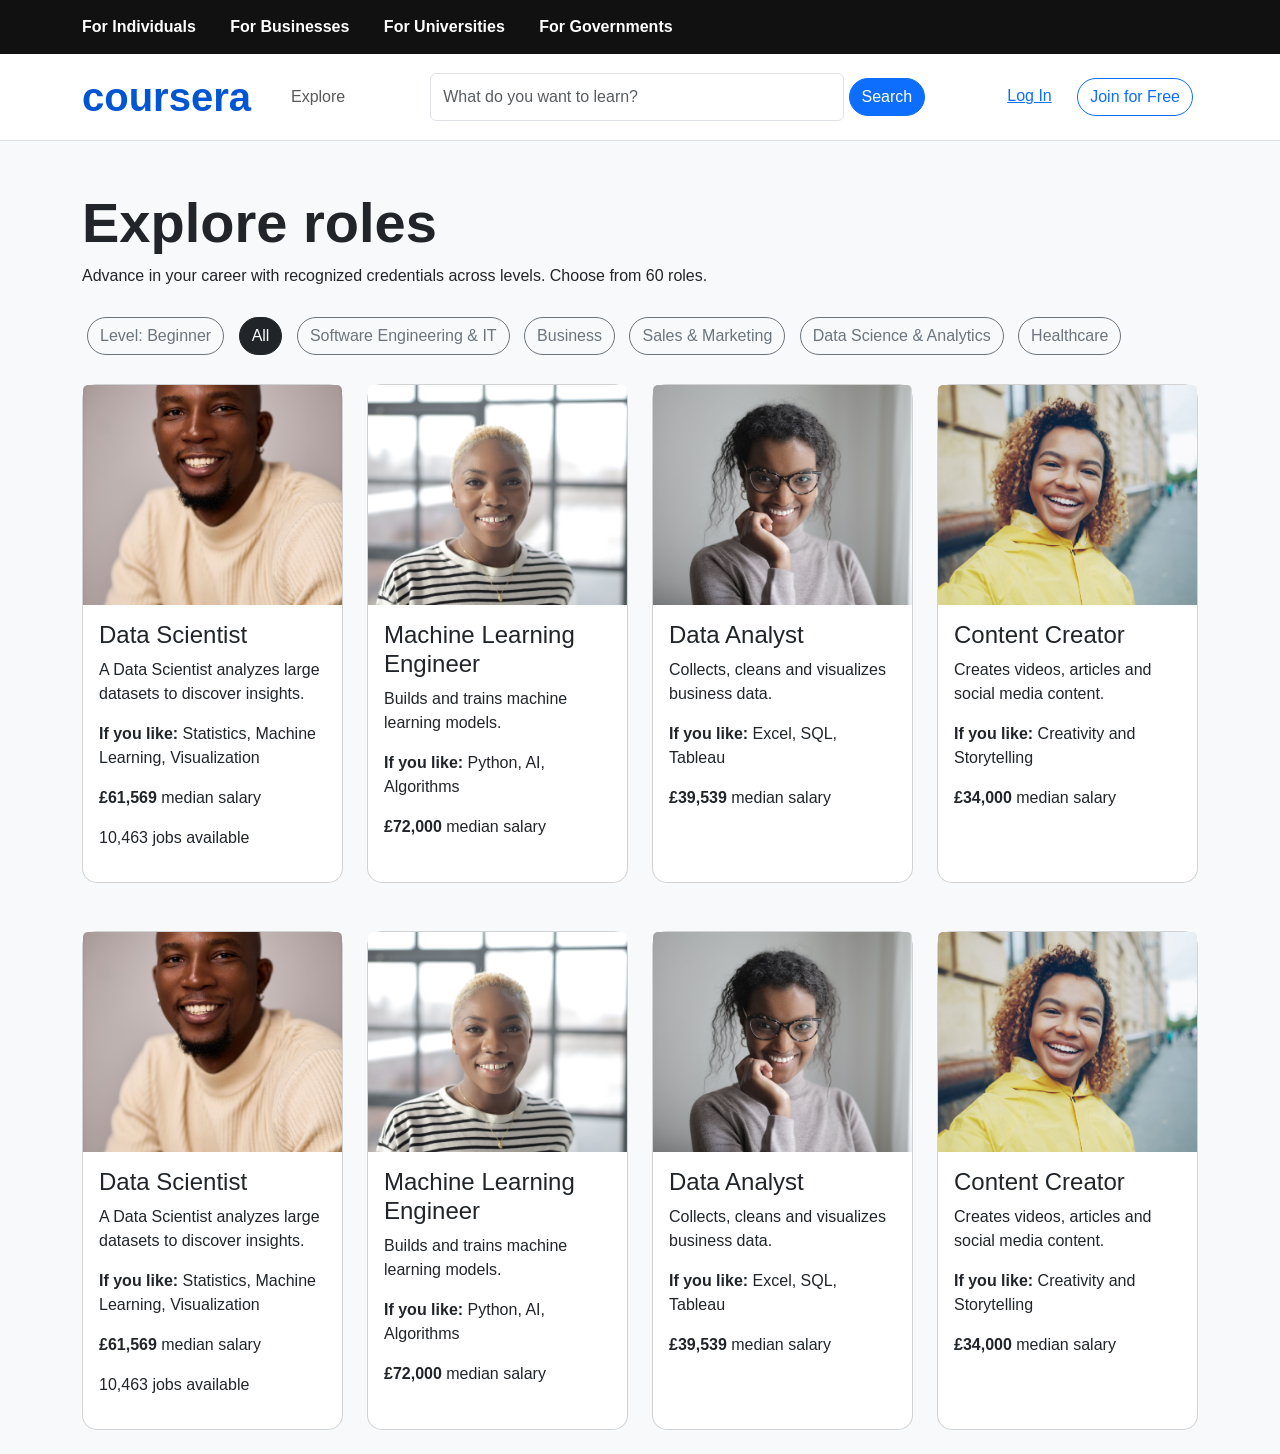
<file: practice/index.html>
<!DOCTYPE html>
<html lang="en">
<head>
    <meta charset="UTF-8">
    <meta name="viewport" content="width=device-width, initial-scale=1.0">
    <title>Career Paths</title>
    <link href="https://cdn.jsdelivr.net/npm/bootstrap@5.3.3/dist/css/bootstrap.min.css" rel="stylesheet">
    <link rel="stylesheet" href="style.css">
</head>
<body>
    <div class="top-bar">
        <div class="container">
            <a href="#">For Individuals</a>
            <a href="#">For Businesses</a>
            <a href="#">For Universities</a>
            <a href="#">For Governments</a>
        </div>
    </div>

    <nav class="navbar navbar-expand-lg bg-white border-bottom">
        <div class="container">
            <a class="navbar-brand logo" href="#">coursera</a>

            <button class="navbar-toggler" data-bs-toggle="collapse" data-bs-target="#menu">
                <span class="navbar-toggler-icon"></span>
            </button>

            <div class="collapse navbar-collapse" id="menu">
                <ul class="navbar-nav ms-3">
                    <li class="nav-item">
                        <a class="nav-link" href="#">Explore</a>
                    </li>
                </ul>

                <form class="d-flex mx-auto search-box">
                    <input class="form-control" placeholder="What do you want to learn?">
                    <button class="btn btn-primary">Search</button>
                </form>

                <div>
                    <a href="#" class="me-3">Log In</a>
                    <button class="btn btn-outline-primary">Join for Free</button>
                </div>
            </div>
        </div>
    </nav>

    <div class="container mt-5">
        <h1 class="display-4 fw-bold">Explore roles</h1>
        <p>
            Advance in your career with recognized credentials across levels.
            Choose from 60 roles.
        </p>
    </div>

    <div class="container mt-4">
        <button class="btn btn-outline-secondary">Level: Beginner</button>
        <button class="btn btn-dark">All</button>
        <button class="btn btn-outline-secondary">Software Engineering &amp; IT</button>
        <button class="btn btn-outline-secondary">Business</button>
        <button class="btn btn-outline-secondary">Sales &amp; Marketing</button>
        <button class="btn btn-outline-secondary">Data Science &amp; Analytics</button>
        <button class="btn btn-outline-secondary">Healthcare</button>
    </div>

    <div class="container mt-4">
        <div class="row">
            <div class="col-lg-3 col-md-6 mb-4">
                <div class="card h-100">
                    <img src="img/pexels-thisismcpeter-38670596.jpg" class="card-img-top" alt="Data Scientist">
                    <div class="card-body">
                        <h4>Data Scientist</h4>
                        <p>A Data Scientist analyzes large datasets to discover insights.</p>
                        <p><strong>If you like:</strong> Statistics, Machine Learning, Visualization</p>
                        <p><strong>£61,569</strong> median salary</p>
                        <p>10,463 jobs available</p>
                    </div>
                </div>
            </div>

            <div class="col-lg-3 col-md-6 mb-4">
                <div class="card h-100">
                    <img src="img/pexels-olly-3868929.jpg" class="card-img-top" alt="Machine Learning Engineer">
                    <div class="card-body">
                        <h4>Machine Learning Engineer</h4>
                        <p>Builds and trains machine learning models.</p>
                        <p><strong>If you like:</strong> Python, AI, Algorithms</p>
                        <p><strong>£72,000</strong> median salary</p>
                    </div>
                </div>
            </div>

            <div class="col-lg-3 col-md-6 mb-4">
                <div class="card h-100">
                    <img src="img/pexels-olly-3872330.jpg" class="card-img-top" alt="Data Analyst">
                    <div class="card-body">
                        <h4>Data Analyst</h4>
                        <p>Collects, cleans and visualizes business data.</p>
                        <p><strong>If you like:</strong> Excel, SQL, Tableau</p>
                        <p><strong>£39,539</strong> median salary</p>
                    </div>
                </div>
            </div>

            <div class="col-lg-3 col-md-6 mb-4">
                <div class="card h-100">
                    <img src="img/pexels-silverkblack-36729553.jpg" class="card-img-top" alt="Content Creator">
                    <div class="card-body">
                        <h4>Content Creator</h4>
                        <p>Creates videos, articles and social media content.</p>
                        <p><strong>If you like:</strong> Creativity and Storytelling</p>
                        <p><strong>£34,000</strong> median salary</p>
                    </div>
                </div>
            </div>
        </div>
    </div>

    <div class="container mt-4">
        <div class="row">
            <div class="col-lg-3 col-md-6 mb-4">
                <div class="card h-100">
                    <img src="img/pexels-thisismcpeter-38670596.jpg" class="card-img-top" alt="Data Scientist">
                    <div class="card-body">
                        <h4>Data Scientist</h4>
                        <p>A Data Scientist analyzes large datasets to discover insights.</p>
                        <p><strong>If you like:</strong> Statistics, Machine Learning, Visualization</p>
                        <p><strong>£61,569</strong> median salary</p>
                        <p>10,463 jobs available</p>
                    </div>
                </div>
            </div>

            <div class="col-lg-3 col-md-6 mb-4">
                <div class="card h-100">
                    <img src="img/pexels-olly-3868929.jpg" class="card-img-top" alt="Machine Learning Engineer">
                    <div class="card-body">
                        <h4>Machine Learning Engineer</h4>
                        <p>Builds and trains machine learning models.</p>
                        <p><strong>If you like:</strong> Python, AI, Algorithms</p>
                        <p><strong>£72,000</strong> median salary</p>
                    </div>
                </div>
            </div>

            <div class="col-lg-3 col-md-6 mb-4">
                <div class="card h-100">
                    <img src="img/pexels-olly-3872330.jpg" class="card-img-top" alt="Data Analyst">
                    <div class="card-body">
                        <h4>Data Analyst</h4>
                        <p>Collects, cleans and visualizes business data.</p>
                        <p><strong>If you like:</strong> Excel, SQL, Tableau</p>
                        <p><strong>£39,539</strong> median salary</p>
                    </div>
                </div>
            </div>

            <div class="col-lg-3 col-md-6 mb-4">
                <div class="card h-100">
                    <img src="img/pexels-silverkblack-36729553.jpg" class="card-img-top" alt="Content Creator">
                    <div class="card-body">
                        <h4>Content Creator</h4>
                        <p>Creates videos, articles and social media content.</p>
                        <p><strong>If you like:</strong> Creativity and Storytelling</p>
                        <p><strong>£34,000</strong> median salary</p>
                    </div>
                </div>
            </div>
        </div>

    <script src="https://cdn.jsdelivr.net/npm/bootstrap@5.3.3/dist/js/bootstrap.bundle.min.js"></script>
</body>
</html>
</file>
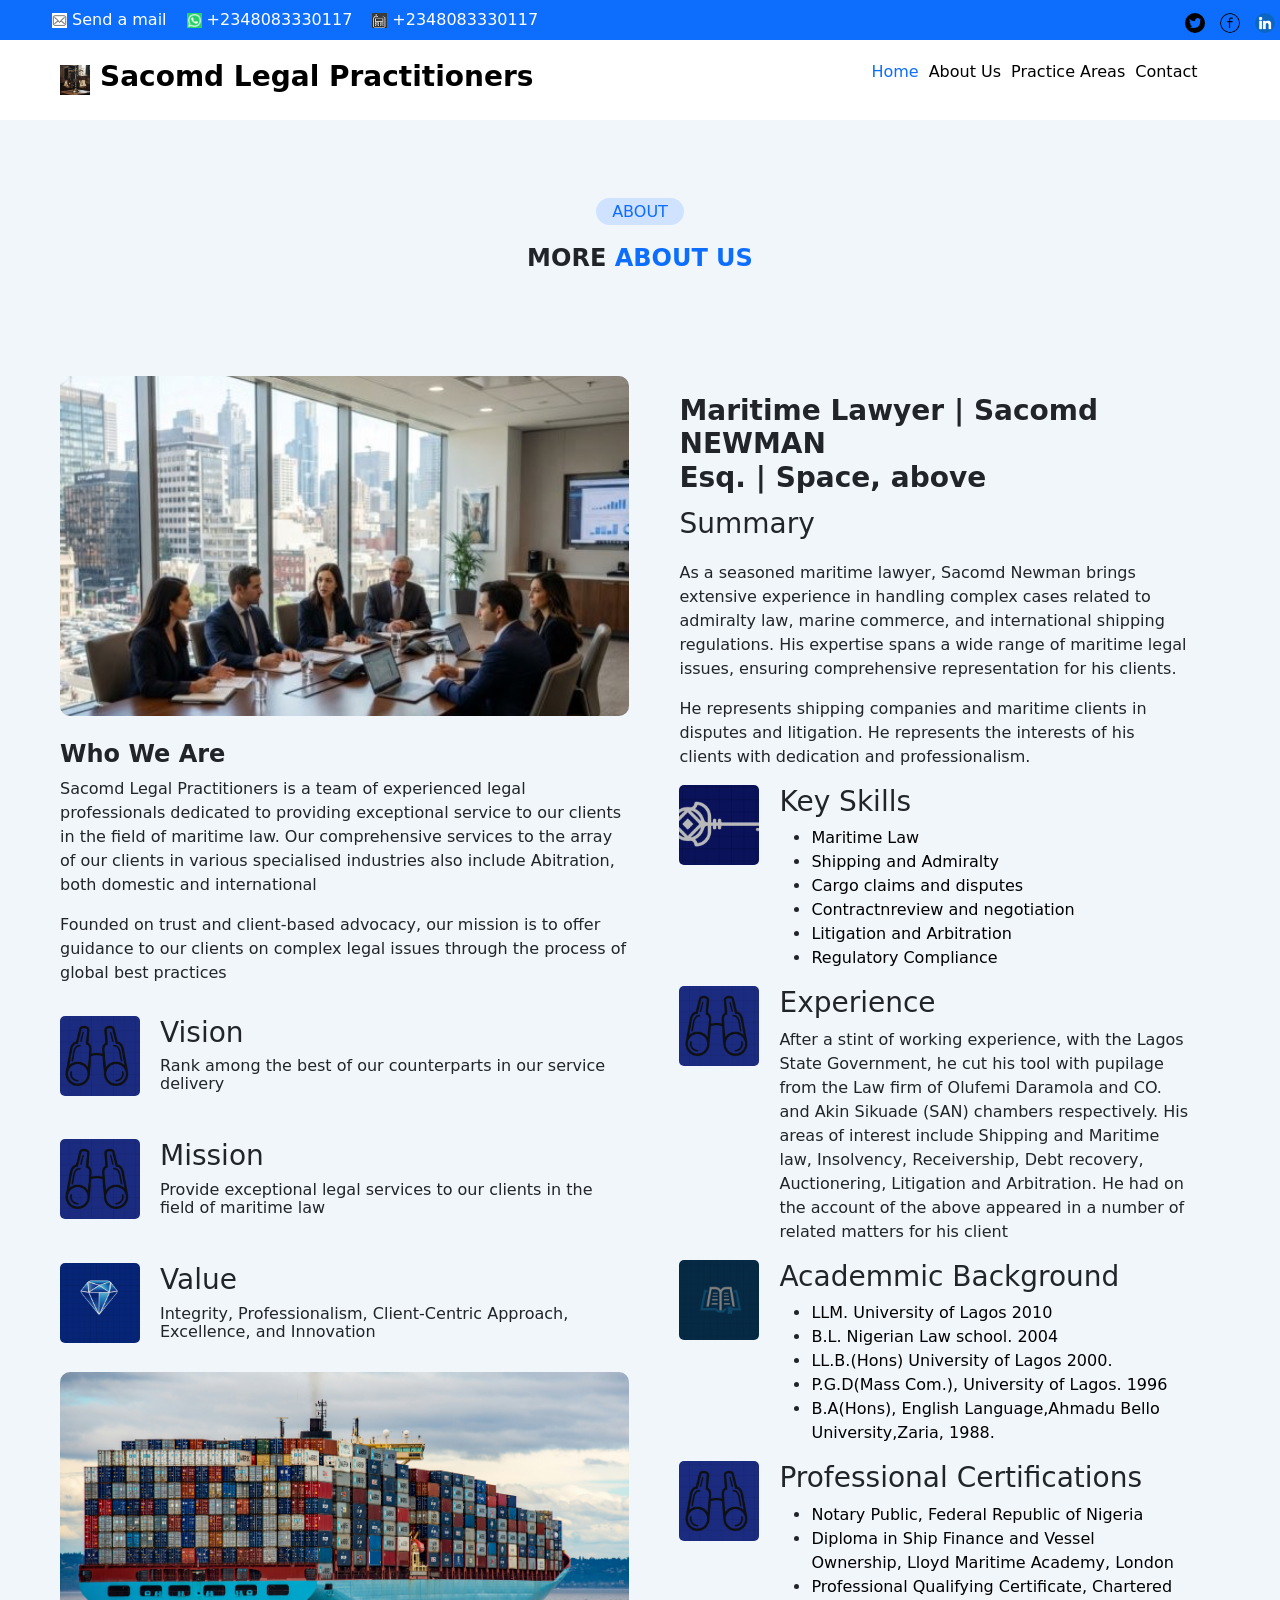
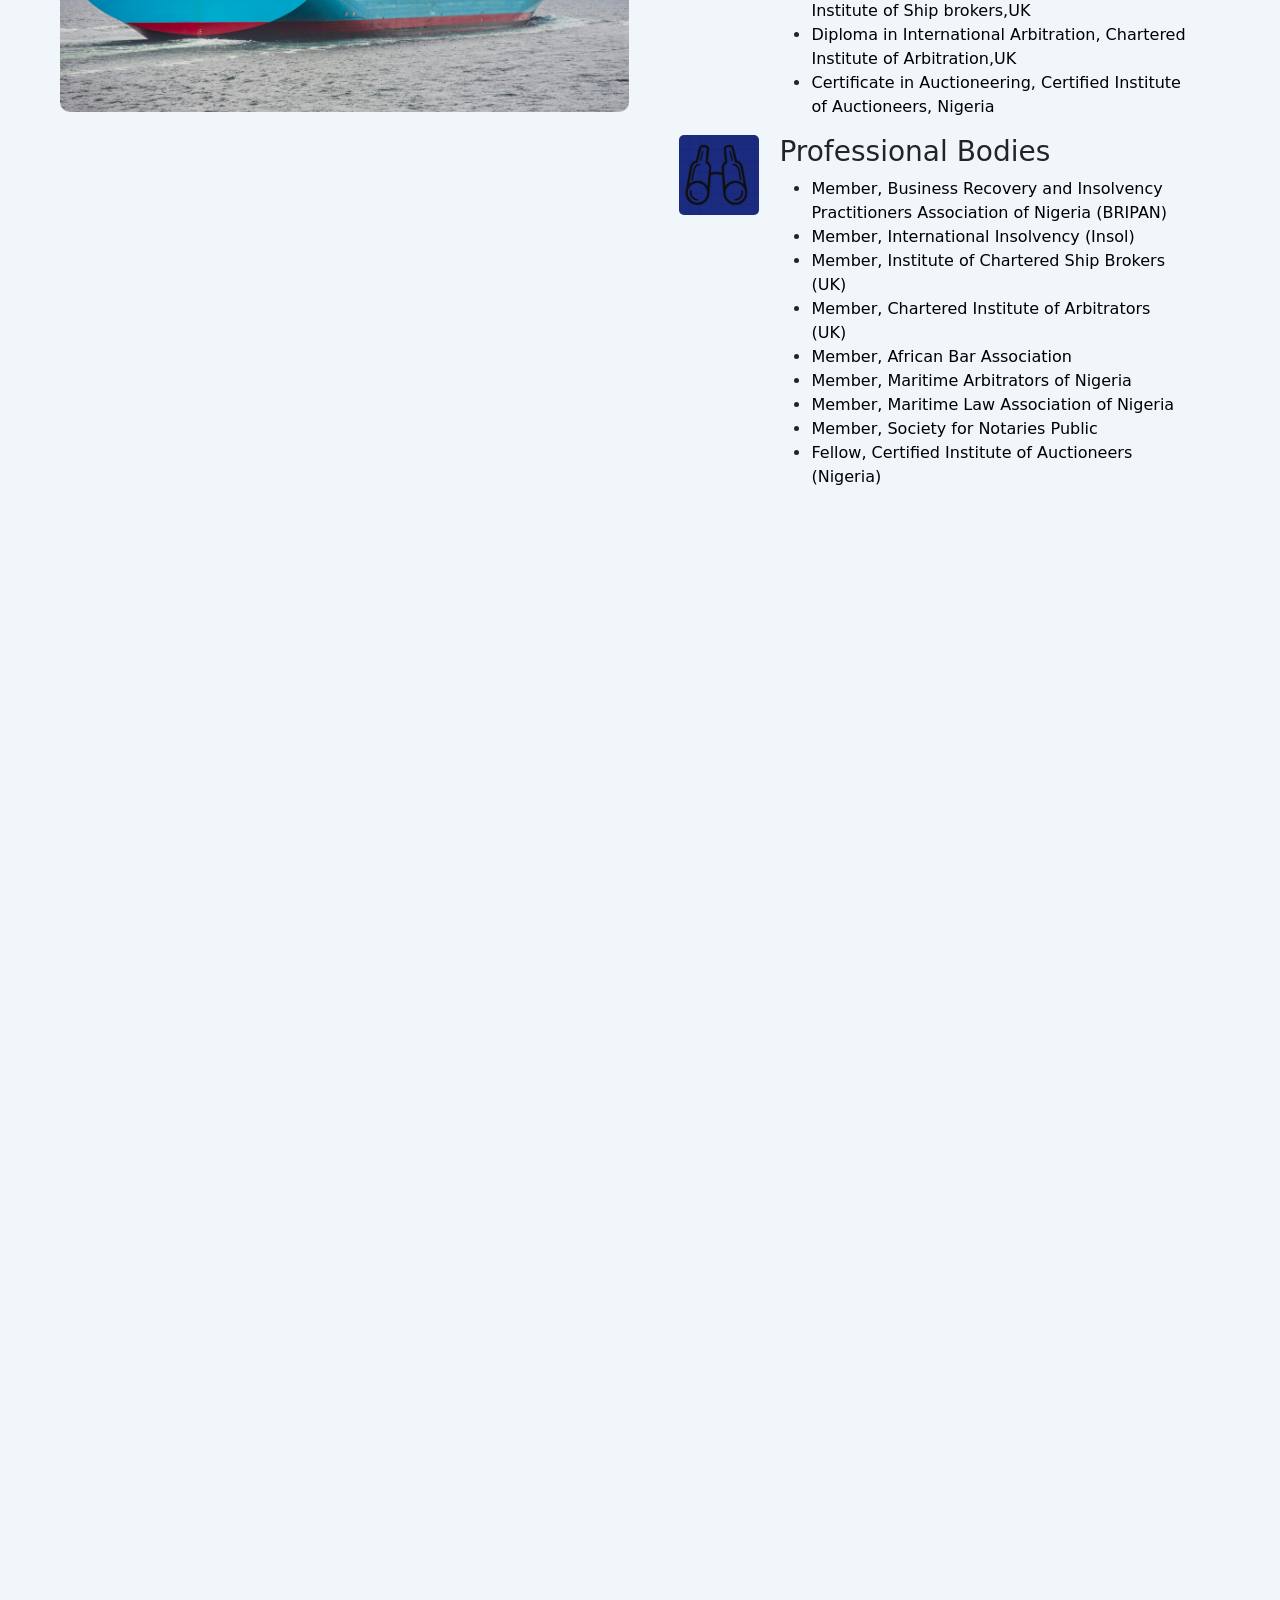
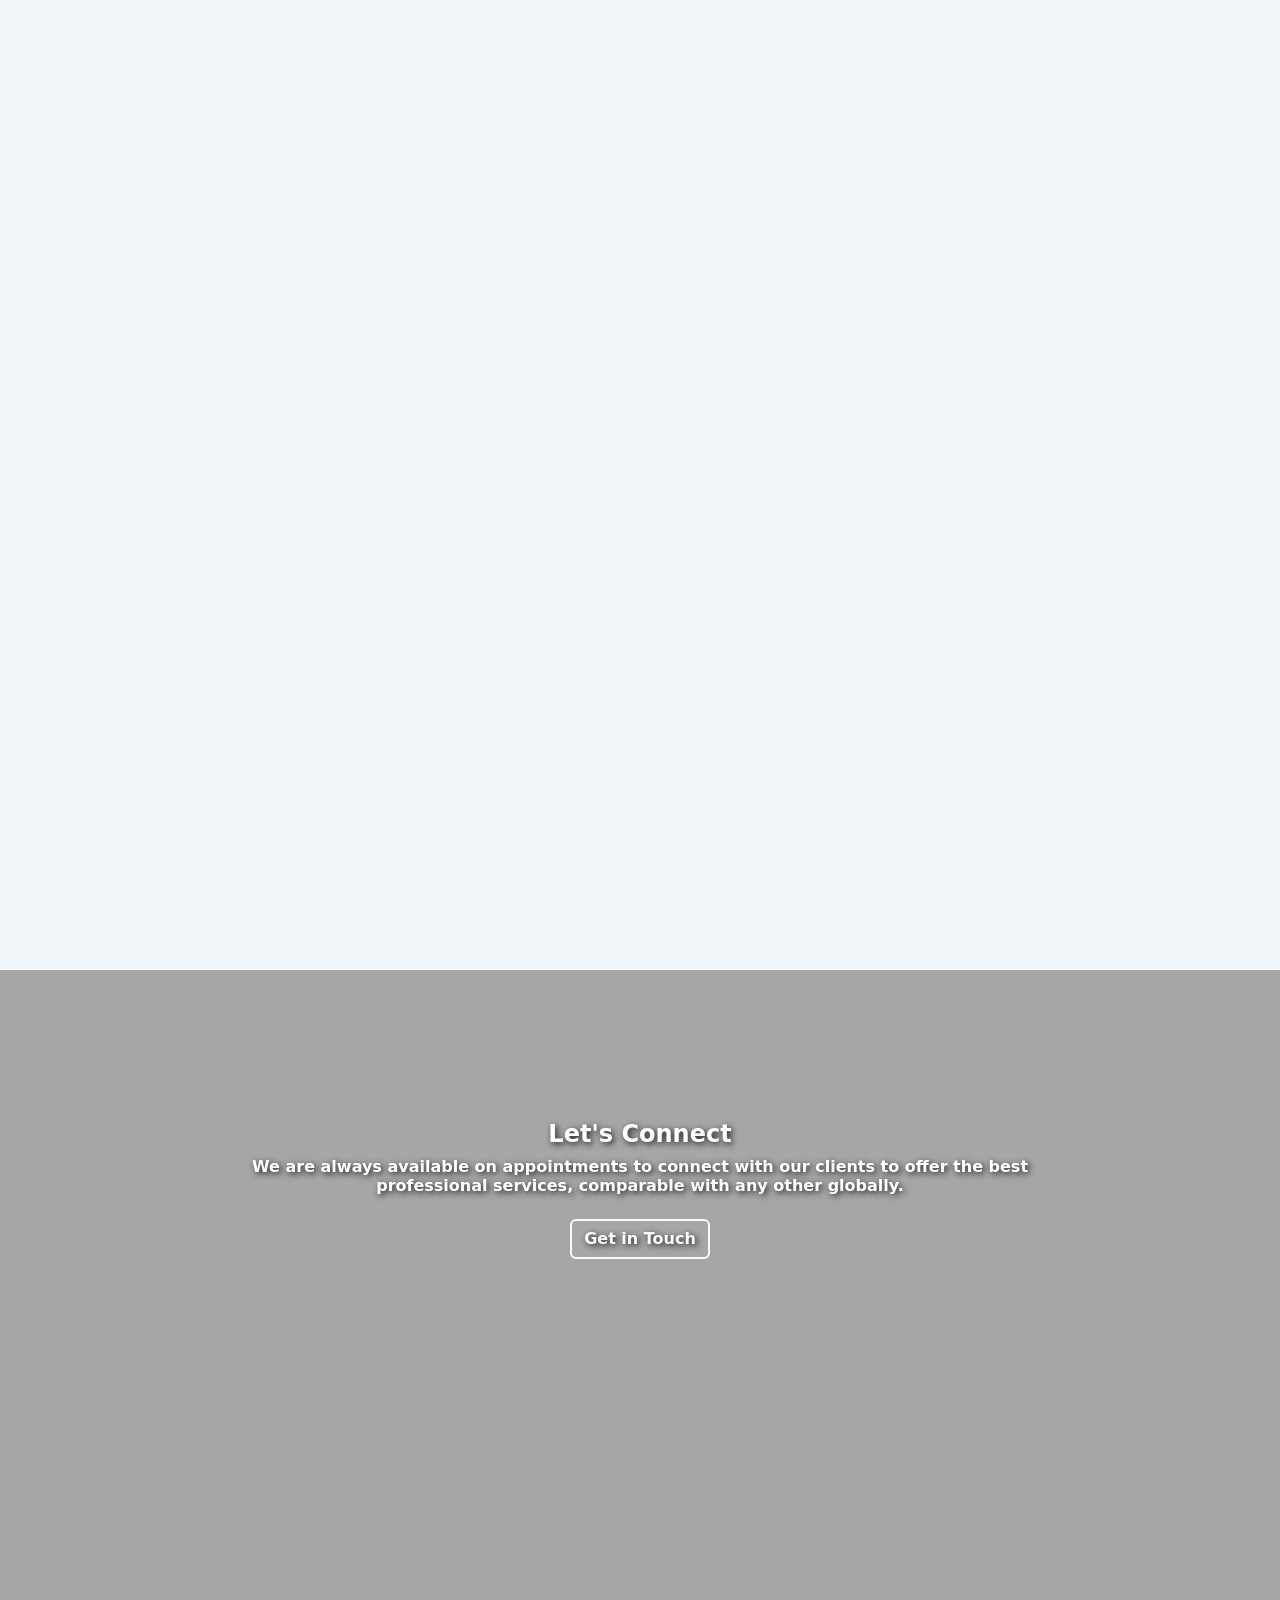
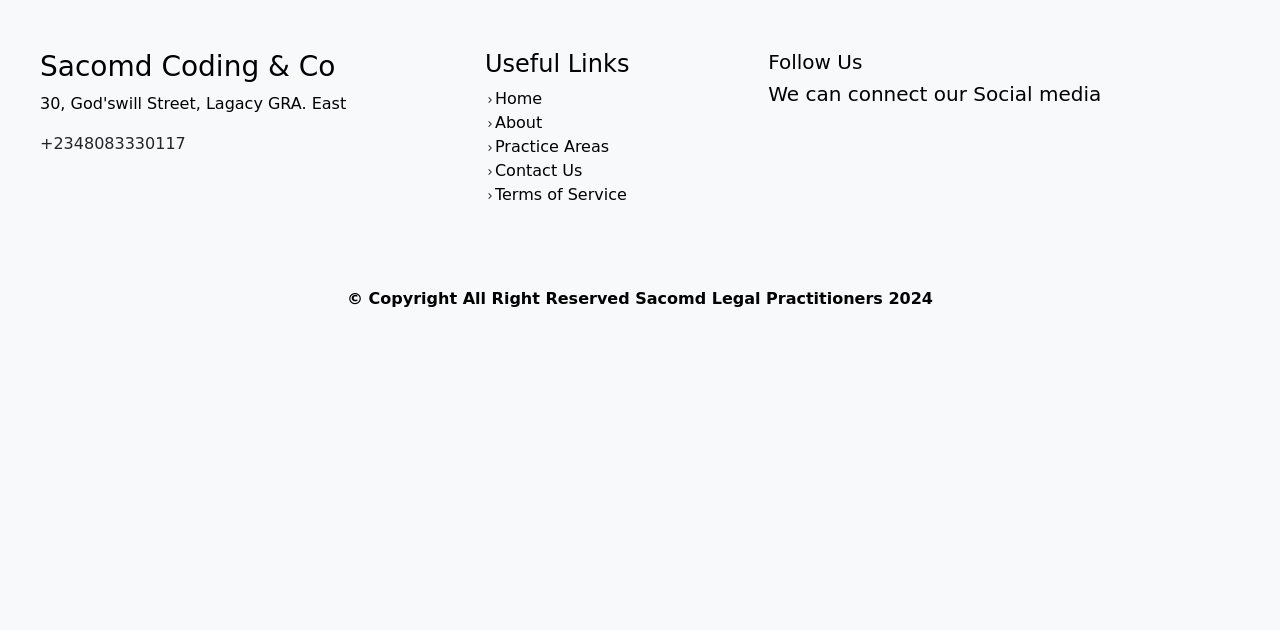
<file: aboutus.html>
<!doctype html>
<html lang="en">
  <head>
    <meta charset="utf-8">
    <meta name="viewport" content="width=device-width, initial-scale=1">
    <title>Sacomd Legal Practitioners</title>
    <link rel="stylesheet" href="aboutus.css">
  
    <link rel="icon" href="img2/legal logo.jpeg" type="image/x-icon">
    <link href="https://cdn.jsdelivr.net/npm/bootstrap@5.3.8/dist/css/bootstrap.min.css" rel="stylesheet" integrity="sha384-sRIl4kxILFvY47J16cr9ZwB07vP4J8+LH7qKQnuqkuIAvNWLzeN8tE5YBujZqJLB" crossorigin="anonymous">
  </head>
  <body>
    
    <nav class=" first navbar navbar-expand-lg bg-primary"> 
      
        <ul>
          <li title="mail">
            <img style="width: 15px; height: 15px;" src="img2/mailbox.png" alt="Sacomd Legal Practitioners">
            <a
              href="mailto:osondusamuelchemist75@gmail.com?subject=Inquiry%20from%20Website"
              onclick="window.open('https://mail.google.com/mail/?view=cm&fs=1&to=osondusamuelchemist75@gmail.com&su=Inquiry%20from%20Website', '_blank', 'noopener,noreferrer');"
              target="_blank"
              rel="noopener noreferrer"
            >
              Send a mail
            </a>
          </li>
          <li title="whatsapp">
            <img style="width: 15px; height: 15px;" src="img2/whatsapp_solid_bg_36x36.png" alt="Sacomd Legal Practitioners">
            <a href="https://wa.me/2348083330117" target="_blank" rel="noopener noreferrer">+2348083330117</a>
          </li>

          <li title="phone">
            <img style="width: 15px; height: 15px; color: white;" src="img2/mobile.png" alt="Sacomd Legal Practitioners">
            <div>+2348083330117</div>
          </li>

          
          <li class="twitter" title="twitter">
            <a href="https://x.com/OsonduSamuel13" target="_blank" rel="noopener noreferrer"> 
              <img src="img2/twitter-logo_4096075.png" alt="twitter logo" class="twitter-logo">
            </a> 
          </li>
          <li class="facebook" title="facebook">
            <a href="https://www.facebook.com/profile.php?id=61586699811043" target="_blank" rel="noopener noreferrer">
              <img src="img2/facebook_104643.png" alt="facebook logo"  class="facebook-logo">
            </a> 
          </li>
          <li class="linkedin" title="linkedIn">
            <a href="https://www.linkedin.com/in/samuel-osondu-019752233/" target="_blank" rel="noopener noreferrer">
              <img src="img2/linkedin.png" alt="linkedin image"  class="linkedin-logo">
            </a> 
          </li>
          
        </ul>
      
    </nav>


    <nav class="second navbar navbar-expand-lg ">
      <img src="img2/legal logo.jpeg" alt="Sacomd Legal Practitioners" class="legal-logo">
      <p class="nav-para fs-3 fw-bolder">Sacomd Legal Practitioners</p>
      <ul class="nav-ul ">
        <li><a class="link-element fs-6 text-primary  active" href="index.html">Home</a></li>
        <li><a class="link-element fs-6 text-black" href="aboutus.html">About Us</a></li>
        <li><a class="link-element fs-6 text-black" href="practice-area.html">Practice Areas</a></li>
        <li><a class="link-element fs-6 text-black" href="contact.html">Contact</a></li>
    </nav>

    <section class="section1">
      <p class="fs-6  fw-normal  sect-para"><span class="text-primary bg-primary-subtle rounded-pill px-3 py-1">ABOUT</span></p>
      <p class="fs-4 fw-bold sect-para">MORE <span class="text-primary">ABOUT US</span></p>
      
      <div class="img-text d-flex justify-content-space-between align-items-center ">
        <div class="div-img-text">
          <img src="img2/lawyers.jpeg" alt="lawyyers in chamber" class="lawyers">
          <h4 class="fw-bolder pt-4">Who We Are</h4>
          <p>
            Sacomd Legal Practitioners is a team of experienced legal professionals dedicated to providing exceptional service to our clients in the field of maritime law. Our comprehensive services to the array of our clients in various specialised industries also include Abitration, both domestic and international
          </p>
          <p>
            Founded on trust and client-based advocacy, our mission is to offer guidance to our clients on complex legal issues through the process of global best practices
          </p>

          <div class="div-img-text-div">
            <div class="div-img-text-div-sub1">
              <img class="bernocular" src="img2/bernocula.png" alt="">
              <div>
                <h3>Vision</h3>
                <p>Rank among the best of our counterparts in our service delivery</p>
              </div>
            </div>


            <div class="div-img-text-div-sub2">
              <img class="bernocular" src="img2/bernocula.png" alt="">
              <div>
                <h3>Mission</h3>
                <p>Provide exceptional legal services to our clients in the field of maritime law</p>
              </div>

            </div>


            <div class="div-img-text-div-sub3">
              <img class="bernocular" src="img2/diamond.png" alt="">
              <div>
                <h3>Value</h3>
                <p>Integrity, Professionalism, Client-Centric Approach, Excellence, and Innovation</p>
              </div>
            </div>

            <img src="img2/ship.jpg" alt="">

          </div>

        </div>
        
        <div class="text-div">
          <h1 class="fs-3 fw-bold">Maritime Lawyer | <span class="fw-bolder"> Sacomd NEWMAN <br>
            Esq.</span> | Space, above
          </h1>
          <p class="fs-3 fw-normal fs-2">Summary</p>
          <p class="fs-6 fw-normal">As a seasoned maritime lawyer, Sacomd Newman brings extensive experience in handling complex cases related to admiralty law, marine commerce, and international shipping regulations. His expertise spans a wide range of maritime legal issues, ensuring comprehensive representation for his clients.</p>
          <p class="fs-6 fw-normal"> 
            He represents shipping companies and maritime clients in disputes and litigation. He represents the interests of his clients with dedication and professionalism.
          </p>
          
          <div class="div-img-text-div-sub4">
              <img class="bernocular" src="img2/key.png" alt="">
              <div class="h3-ul">
                <h3>Key Skills</h3>
                <ul>
                  <li><a class="text-black" href="#">Maritime Law</a></li>
                  <li><a class="text-black" href="#">Shipping and Admiralty</a></li>
                  <li><a class="text-black" href="#">Cargo claims and disputes</a></li>
                  <li><a class="text-black" href="#">Contractnreview and negotiation</a></li>
                  <li><a class="text-black" href="#">Litigation and Arbitration</a></li>
                  <li><a class="text-black" href="#">Regulatory Compliance</a></li>
                </ul>
              </div>
            </div>
          <div class="div-img-text-div-sub4">
              <img class="bernocular" src="img2/bernocula.png" alt="">
              <div class="h3-ul">
                <h3>Experience</h3>
                <p>
                  After a stint of working experience, with the Lagos State Government, he cut his tool with pupilage from the Law firm of Olufemi Daramola and CO. and Akin Sikuade (SAN) chambers respectively. His areas of interest include Shipping and Maritime law, Insolvency, Receivership, Debt recovery, Auctionering, Litigation and Arbitration. He had on the account of the above appeared in a number of related matters for his client
                </p>
              </div>
            </div>
          <div class="div-img-text-div-sub4">
              <img class="bernocular" src="img2/book.png" alt="">
              <div class="h3-ul">
                <h3>Academmic Background</h3>
                <ul>
                  <li><a class="text-black" href="#">LLM. University of Lagos 2010</a></li>
                  <li><a class="text-black" href="#">B.L. Nigerian Law school. 2004</a></li>
                  <li><a class="text-black" href="#">LL.B.(Hons) University of Lagos 2000.</a></li>
                  <li><a class="text-black" href="#">P.G.D(Mass Com.), University of Lagos. 1996</a></li>
                  <li><a class="text-black" href="#"> B.A(Hons), English Language,Ahmadu Bello University,Zaria, 1988.</a></li>
                </ul>
              </div>
            </div>
          <div class="div-img-text-div-sub4">
              <img class="bernocular" src="img2/bernocula.png" alt="">
              <div class="h3-ul">
                <h3>Professional Certifications</h3>
                <ul>
                  <li><a class="text-black" href="#">Notary Public, Federal Republic of Nigeria</a></li>
                  <li><a class="text-black" href="#">Diploma in Ship Finance and Vessel Ownership, Lloyd Maritime Academy, London</a></li>
                  <li><a class="text-black" href="#">Professional Qualifying Certificate, Chartered Institute of Ship brokers,UK</a></li>
                  <li><a class="text-black" href="#">Diploma in International Arbitration, Chartered Institute of Arbitration,UK</a></li>
                  <li><a class="text-black" href="#">Certificate in Auctioneering, Certified Institute of Auctioneers, Nigeria</a></li>
                </ul>
              </div>
            </div>
          <div class="div-img-text-div-sub4">
              <img class="bernocular" src="img2/bernocula.png" alt="">
              <div class="h3-ul">
                <h3>Professional Bodies</h3>
                <ul>
                  <li><a class="text-black" href="#">Member, Business Recovery and Insolvency Practitioners Association of Nigeria (BRIPAN)</a></li>
                  <li><a class="text-black" href="#"> Member, International Insolvency (Insol)</a></li>
                  <li><a class="text-black" href="#">Member, Institute of Chartered Ship Brokers (UK)</a></li>
                  <li><a class="text-black" href="#"> Member, Chartered Institute of Arbitrators (UK)</a></li>
                  <li><a class="text-black" href="#"> Member, African Bar Association</a></li>
                  <li><a class="text-black" href="#"> Member, Maritime Arbitrators of Nigeria</a></li>
                  <li><a class="text-black" href="#"> Member, Maritime Law Association of Nigeria</a></li>
                  <li><a class="text-black" href="#"> Member, Society for Notaries Public</a></li>
                  <li><a class="text-black" href="#">  Fellow, Certified Institute of Auctioneers (Nigeria)</a></li>
                </ul>
              </div>
            </div>
        </div>
      </div>  
    </section>

    <div class="section2 text-light">
      <h4>Let's Connect</h4>
      <h6 class="sect2-h2 w-75 m-auto">
        We are always available on appointments to connect with our clients to offer the best professional services, comparable with any other globally.
      </h6>
      <div class="btn bg-transparent  border-light border-2 mt-4 "> <a class="text-decoration-none text-light" href="#">Get in Touch</a></div>
    </div>

    <div class="footer text-bg-light ">
      <div class="footer-first   d-flex justify-content-between text-black">
        <div class="footdiv1">
            <h3>Sacomd Coding & Co</h3>
            <p>30, God'swill Street, Lagacy GRA. East</p>
            <a class="text-body" href="https://wa.me/2348083330117" target="_blank" rel="noopener noreferrer">+2348083330117</a>
          </div>
          <div class="footdiv2">
            <h4>Useful Links</h4>
            <div class="foot-img-text">
              <img src="img2/chevron.png" alt="">
              <a class="text-black text-decoration-none" href="/index.html">Home </a>
            </div>
            <div class="foot-img-text">
              <img src="img2/chevron.png" alt="">
              <a class="text-black text-decoration-none" href="/about.html">About</a>
            </div>
            <div class="foot-img-text">
              <img src="img2/chevron.png" alt="">
              <a class="text-black text-decoration-none" href="/practice-areas.html">Practice Areas </a>
            </div>
            <div class="foot-img-text">
              <img src="img2/chevron.png" alt="">
              <a class="text-black text-decoration-none" href="/contact.html">Contact Us </a>
            </div>
            <div class="foot-img-text">
              <img src="img2/chevron.png" alt="">
              <a class="text-black text-decoration-none" href="">Terms of Service </a>
            </div>
            
          </div>
          <div>
            <h5>Follow Us</h5>
            <h5>We can connect our Social media</h5>
          </div>
          <hr class="border-black border-1">
        </div>
         <div title="copyright"  class="copyright text-center fw-bold">
          &copy; Copyright All Right Reserved Sacomd Legal Practitioners 2024
        </div>
      </div>
     

    <script src="https://cdn.jsdelivr.net/npm/bootstrap@5.3.8/dist/js/bootstrap.bundle.min.js" integrity="sha384-FKyoEForCGlyvwx9Hj09JcYn3nv7wiPVlz7YYwJrWVcXK/BmnVDxM+D2scQbITxI" crossorigin="anonymous"></script>
  </body>
</html>
</file>
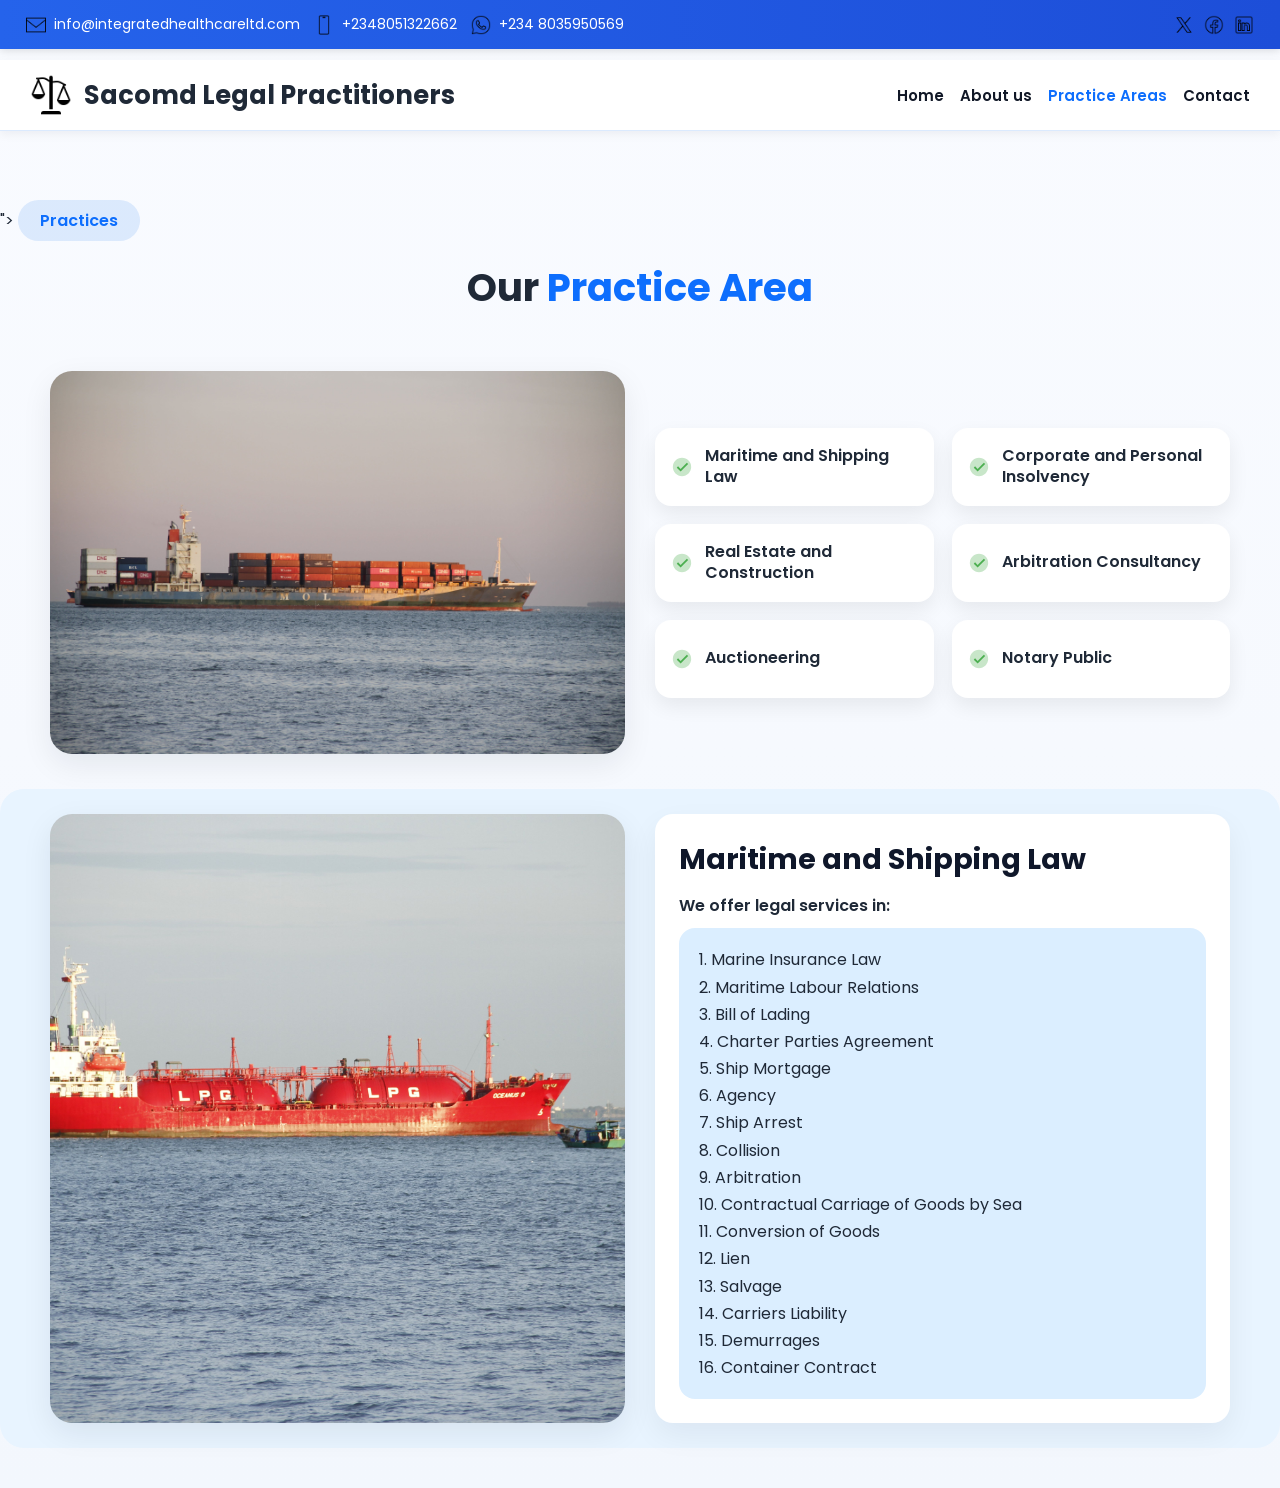
<file: practice-area.html>
<!doctype html>
<html lang="en">
<head>
  <meta charset="utf-8">
  <meta name="viewport" content="width=device-width, initial-scale=1">
  <title>Sacomd Legal Practitioners</title>
  <link rel="stylesheet" href="practice-area.css">">
  <link href="https://fonts.googleapis.com/css2?family=Poppins:wght@400;500;600;700&family=Inter:wght@400;500;600;700&display=swap" rel="stylesheet">
</head>
<body>
  <div class="info">
    <ul> 
      <li>
        <a href="mailto:info@integratedhealthcareltd.com">
          <img src="img3/icons8-mail-50.png" alt="Mail icon" class="info-icon">
          info@integratedhealthcareltd.com
        </a>
      </li>

      <li>
        <a href="tel:+2348051322662">
          <img src="img3/icons8-mobile-phone-50.png" alt="Phone  icon" class="info-icon">
          +2348051322662
        </a>
      </li>

      <li>
        <a href="https://wa.me/2348035950569">
          <img src="img3/icons8-whatsapp-50.png" alt="WhatsApp icon" class="info-icon">
          +234 8035950569
        </a>
      </li>
    </ul>

    <div class="info-icons">
      <img src="img3/icons8-x-50.png" alt="X icon">
      <img src="img3/icons8-facebook-50.png" alt="Facebook icon">
      <img src="img3/icons8-linkedin-50.png" alt="LinkedIn icon">
    </div>
  </div>

  <nav class="navbar">
    <div class="head">
      <img src="img3/icons8-scales-100.png" alt="Scales icon" class="navbar-icon">
      <h2>Sacomd Legal Practitioners</h2>
    </div>

    <div class="navbar-menu">
      <ul>
        <li><a href="index.html">Home</a></li>
        <li><a href="aboutus.html">About us</a></li>
        <li><a href="practice-area.html" class="highlight-link">Practice Areas</a></li>
        <li><a href="contactus.html">Contact</a></li>
      </ul>
    </div>
  </nav>
 
  <div class="practice">
    <p>Practices</p>
  </div>

  <div class="practice-area">
    <h1>Our <span class="highlight-text">Practice Area</span></h1>
  </div>

  <section class="practice-section">
    <img src="img3/pexels-soc-nang-d-ng-2150345854-34070728 (1).jpg" alt="Legal practice image">

    <div class="practice-grid"> 
      <div class="practice-card">
        <img src="img3/icons8-checkmark.svg" alt="Maritime and Shipping Law icon">
        <span>Maritime and Shipping Law</span>
      </div>

      <div class="practice-card"> 
        <img src="img3/icons8-checkmark.svg" alt="Corporate and Personal Insolvency icon">
        <span>Corporate and Personal Insolvency</span>
      </div>

      <div class="practice-card">
        <img src="img3/icons8-checkmark.svg" alt="Real Estate and Construction icon">
        <span>Real Estate and Construction</span>
      </div>

      <div class="practice-card">
        <img src="img3/icons8-checkmark.svg" alt="Arbitration Consultancy icon">
        <span>Arbitration Consultancy</span>
      </div>

      <div class="practice-card">
        <img src="img3/icons8-checkmark.svg" alt="Auctioneering icon">
        <span>Auctioneering</span>
      </div>

      <div class="practice-card">
        <img src="img3/icons8-checkmark.svg" alt="Notary Public icon">
        <span>Notary Public</span>
      </div>
    </div>
  </section>

  <section class="maritime">
    <img src="img3/pexels-soc-nang-d-ng-2150345854-34070726.jpg" alt="Maritime image">

    <div class="maritime-laws">
      <h3>
        Maritime and Shipping Law
      </h3>
      <p>We offer legal services in:</p>
      <ul>
        <li>Marine Insurance Law</li>
        <li>Maritime Labour Relations</li>
        <li>Bill of Lading</li>
        <li>Charter Parties Agreement</li>
        <li>Ship Mortgage</li>
        <li>Agency</li>
        <li>Ship Arrest</li>
        <li>Collision</li>
        <li>Arbitration</li>
        <li>Contractual Carriage of Goods by Sea</li>
        <li>Conversion of Goods</li>
        <li>Lien</li>
        <li>Salvage</li>
        <li>Carriers Liability</li>
        <li>Demurrages</li>
        <li>Container Contract</li>
      </ul>
    </div>
  </section>

</body>
</html>
</file>
<file: practice/style.css>
body {
    background: #f8f9fa;
    font-family: Arial, sans-serif;
}

.top-bar {
    background: #111;
    padding: 15px;
}

.top-bar a {
    color: #fff;
    margin-right: 30px;
    text-decoration: none;
    font-weight: bold;
}

.logo {
    color: #0056d2;
    font-size: 40px;
    font-weight: bold;
}

.search-box {
    width: 500px;
}

.card {
    border-radius: 15px;
}

.card img {
    height: 220px;
    object-fit: cover;
}

.card:hover {
    box-shadow: 0 5px 15px rgba(0, 0, 0, 0.2);
}

.btn {
    margin: 5px;
    border-radius: 25px;
}
</file>
<file: aboutus.css>
*{
    margin:0;
    padding:0;
    box-sizing:border-box;
}


.first.navbar{
    /* border: red 2px solid; */
    position: relative;
    top: 0;
    height: 40px;
    /* align-items: center; */
    display: flex;
    background-color: #0d6efd;
    color: white;
    z-index: 1001;
    transition: transform 0.3s ease-in-out;
}


.first.navbar > ul{

    display:flex;
    align-items:center;
    /* text-align: center; */
    margin:auto;
    width:100%;
    height: 100%;
    /* border: solid 2px red; */
    justify-content:space-around;
}

.first.navbar > ul li{
    list-style:none;
    display:flex;
    /* border: solid white 3px; */
    text-align: center;
    /* position:relative; */
    margin-left: 20px;
}

.first.navbar > ul .twitter{
    margin-left:auto;
}

.first.navbar > ul .facebook,
.first.navbar > ul .linkedin{
    margin-left: 10px;
}

ul li img{
    margin-right:5px;
    margin-top: 5px;
}

ul li a{
    color:white;
    text-decoration:none;
}


nav ul li div{
    color:white;

}

nav ul li .twitter-logo, nav ul li .facebook-logo, nav ul li .linkedin-logo{
    width: 20px;
    height: 20px;
    border-radius: 100px;

    
}

nav ul li:hover .twitter-logo, nav ul li:hover .facebook-logo, nav ul li:hover .linkedin-logo{
    background-color:white;
    transition: all 0.3s ease-in-out;
    border-radius: 100px;
    transform: scale(1.1);
}


nav ul .twitter, .facebook, .linkedin{
    position: relative;
}




.second.navbar{
    height: 80px;
    position: sticky;
    top:0;
    width: 100%;
    background-color: white;
    z-index: 1000;
    /* border: red 2px solid; */
}

.nav-ul{
    position:relative;
    left:296px;
    display: flex;
    justify-content: space-around;
    align-items: center;
}

.nav-ul li{
    list-style-type: none;
    margin-left: 10px;
}


nav .legal-logo{
    width: 30px;
    height: 30px;
   
    margin-left: 60px;
}

nav .nav-para{
    color: black;
    font-size: 20px;
    margin-left: 10px;
    position: relative;
    top: 5px;
}


 /* .link:hover{
    color:rgb(255, 30, 139);
    background-color:blue;
} */

.second .link-element:hover {
    color: dodgerblue !important;
}

.section1{
    text-align:center;
    background-color: rgba(142, 181, 222, 0.12);
    padding: 80px 60px;
    height: 450vh;
}

.section1 .sect-para{
    text-align: center;

}

.img-text{
    margin-top: 100px;
}

.img-text img{
    width: 100%;
    height: 340px;
    object-fit: cover;
    border-radius: 10px;
}

.div-img-text{
     width: 50%;
}

.text-div{
    width:50%;
    text-align: left;
    padding:0  30px;
    height: 1300px;
    /* border:solid 1px #0d6efd; */
    margin-left: 20px;
}


 .div-img-text h4, p{
    
    text-align: left;
}

/* .div-img-text-div{
    border:solid 1px #0d6efd;
    
} */


.div-img-text-div .div-img-text-div-sub1, .div-img-text-div-sub2, .div-img-text-div-sub3{
    display:flex;
    text-align: left;
    }

.div-img-text-div .div-img-text-div-sub1 .bernocular, .div-img-text-div .div-img-text-div-sub2 .bernocular, .div-img-text-div .div-img-text-div-sub3 .bernocular{
    width:80px;
    height:80px;
    border-radius: 5px;
    margin-right: 20px;
}

.div-img-text-div .div-img-text-div-sub1{
    line-height: 18px;
    padding: 15px 0;
}


.div-img-text-div .div-img-text-div-sub2 {
    line-height: 18px;
    padding: 15px 0;
}

.div-img-text-div .div-img-text-div-sub3 {
    line-height: 18px;
    padding: 15px 0;
}


.text-div .div-img-text-div-sub4 .bernocular{
     width:80px;
    height:80px;
    border-radius: 5px;
    margin-right: 20px;
}

/* 
.div-img-text-div-sub4 ul li a{
    
} */

.div-img-text-div-sub4{
    display: flex;
}

.section2{
    position: relative;
    width: 100%;
    max-height:100vh;
    height: 70vh;
    overflow-y: auto;
    padding: 150px 100px;
    background-image: url('img2/house\ art\ harbour.jpg');
    background-repeat: no-repeat;
    background-position: center;
    background-size: cover;
    background-attachment: fixed;
    text-align: center;
    
}

.section2 h4,
.section2 h6,
.section2 .btn {
    position: relative;
    z-index: 2;
    color: #fff;
    font-weight: 900;
    text-shadow: 2px 2px 6px rgba(0, 0, 0, 0.85);
}



.section2::before {
    content: "";
    position: absolute;
    inset: 0;
    background: rgba(0, 0, 0, 0.35);
    z-index: 1;
}


.section2 .btn:hover{
    background-color: #0d6efd !important;

}

.footer{
    padding: 50px 40px;
    width: 100%;
    height: 70vh;
    
}

.footer .footer-first .footdiv1 a{
    text-decoration: none;
}

.footer .footer-first .footdiv2 img{
    width: 10px;
    height: 10px;
    margin-top: 8px;
}

.footer .footer-first .footdiv2 .foot-img-text{
    display: flex;
}

.copyright{
    /* margin-right: 100px; */
    margin-top: 80px;
}
</file>
<file: practice-area.css>
* {
  margin: 0;
  padding: 0;
  box-sizing: border-box;
}

body {
  padding-top: 200px;
  font-family: 'Poppins', Arial, sans-serif;
  background: linear-gradient(to bottom, #f9fbff, #f3f7fd);
  color: #1f2937;
}

img {
  max-width: 100%;
  display: block;
}

.info {
  background: linear-gradient(90deg, #2563eb, #1d4ed8);
  color: #fff;
  padding: 14px 26px;
  display: flex;
  justify-content: space-between;
  align-items: center;
  gap: 14px;
  position: fixed;
  top: 0;
  left: 0;
  right: 0;
  z-index: 1000;
  box-shadow: 0 2px 8px rgba(0, 0, 0, 0.12);
  flex-wrap: wrap;
}

.info ul {
  list-style: none;
  display: flex;
  gap: 14px;
  flex-wrap: wrap;
  padding: 0;
  margin: 0;
}

.info li {
  display: inline-flex;
  align-items: center;
}

.info a {
  text-decoration: none;
  color: #fff;
  font-size: 14px;
  display: inline-flex;
  align-items: center;
  gap: 8px;
}

.info-icons {
  display: flex;
  align-items: center;
  gap: 10px;
}

.info img {
  width: 20px;
  height: 20px;
}

.navbar {
  top: 60px;
  position: fixed;
  width: 100%;
  display: flex;
  justify-content: space-between;
  align-items: center;
  padding: 14px 30px;
  flex-wrap: wrap;
  gap: 14px;
  background: rgba(255, 255, 255, 0.96);
  border-bottom: 1px solid #dbeafe;
  box-shadow: 0 3px 10px rgba(15, 23, 42, 0.06);
  z-index: 999;
}

.head {
  display: flex;
  align-items: center;
  gap: 12px;
  flex-shrink: 0;
}

.head h2 {
  font-size: clamp(1.5rem, 2vw, 2rem);
  font-weight: 700;
  margin: 0;
}

.navbar-icon {
  width: 42px;
  height: 42px;
}

.navbar-menu {
  margin-left: auto;
}

.navbar-menu ul {
  list-style: none;
  display: flex;
  gap: 16px;
  margin: 0;
  padding: 0;
  flex-wrap: wrap;
}

.navbar-menu a {
  text-decoration: none;
  color: #111827;
  font-size: 15px;
  font-weight: 600;
  white-space: nowrap;
}

.practice {
  color: #0d6efd;
  background: rgba(13, 110, 237, 0.12);
  padding: 8px 22px;
  border-radius: 999px;
  display: inline-block;
  margin: 0 auto 18px;
  text-align: center;
  font-weight: 600;
}

.practice-area {
  text-align: center;
  margin: 0 auto 30px;
}

.practice-area h1 {
  font-size: 2.4rem;
  font-weight: 700;
  margin: 0;
}

.practice-section,
.maritime {
  display: grid;
  grid-template-columns: repeat(2, minmax(0, 1fr));
  gap: 30px;
  align-items: center;
  padding: 25px 50px;
}

.practice-section > img,
.maritime > img {
  width: 100%;
  height: 100%;
  min-height: 320px;
  object-fit: cover;
  border-radius: 22px;
  box-shadow: 0 10px 30px rgba(15, 23, 42, 0.08);
}

.maritime {
  background: #e8f4ff;
  margin: 10px 0 40px;
  border-radius: 24px;
}

.maritime > div {
  background: #ffffff;
  border-radius: 18px;
  padding: 24px;
  box-shadow: 0 12px 30px rgba(15, 23, 42, 0.06);
}

.maritime h3 {
  font-size: 1.8rem;
  margin-bottom: 12px;
  color: #0f172a;
}

.maritime p {
  margin-bottom: 10px;
  font-weight: 600;
}

.maritime ul {
  list-style: decimal inside;
  margin: 0;
  padding: 18px 20px;
  background: #dbeeff;
  border-radius: 16px;
  line-height: 1.7;
}

.practice-grid {
  display: grid;
  grid-template-columns: repeat(2, minmax(0, 1fr));
  gap: 18px;
  width: 100%;
}

.practice-card {
  background: #ffffff;
  box-shadow: 0 8px 20px rgba(0, 0, 0, 0.07);
  min-height: 78px;
  display: flex;
  align-items: center;
  padding: 14px 16px;
  font-size: 1rem;
  line-height: 1.3;
  font-weight: 600;
  color: #1f2937;
  gap: 12px;
  border-radius: 16px;
}

.practice-card img {
  width: 22px;
  height: 22px;
  transition: transform 0.2s ease, filter 0.2s ease;
  flex-shrink: 0;
}

.practice-card:hover {
  transform: translateY(-2px);
  box-shadow: 0 14px 26px rgba(0, 0, 0, 0.12);
}

.practice-card:hover img {
  filter: brightness(0.5);
  transform: scale(1.06);
}

.highlight-text {
  color: #0d6efd;
}

.navbar-menu a.highlight-link {
  color: #0d6efd;
}

.navbar-menu a:hover,
.info a:hover {
  color: #dbeafe;
}

@media (max-width: 920px) {
  body {
    padding-top: 240px;
  }

  .practice-section,
  .maritime {
    grid-template-columns: 1fr;
  }

  .practice-grid {
    grid-template-columns: 1fr;
  }
}

@media (max-width: 640px) {
  body {
    padding-top: 300px;
  }

  .navbar,
  .practice-section,
  .maritime {
    padding-left: 18px;
    padding-right: 18px;
  }

  .head h2 {
    font-size: 1.2rem;
  }

  .practice-area h1 {
    font-size: 1.8rem;
  }

  .info {
    padding: 12px 16px;
  }
}
</file>
